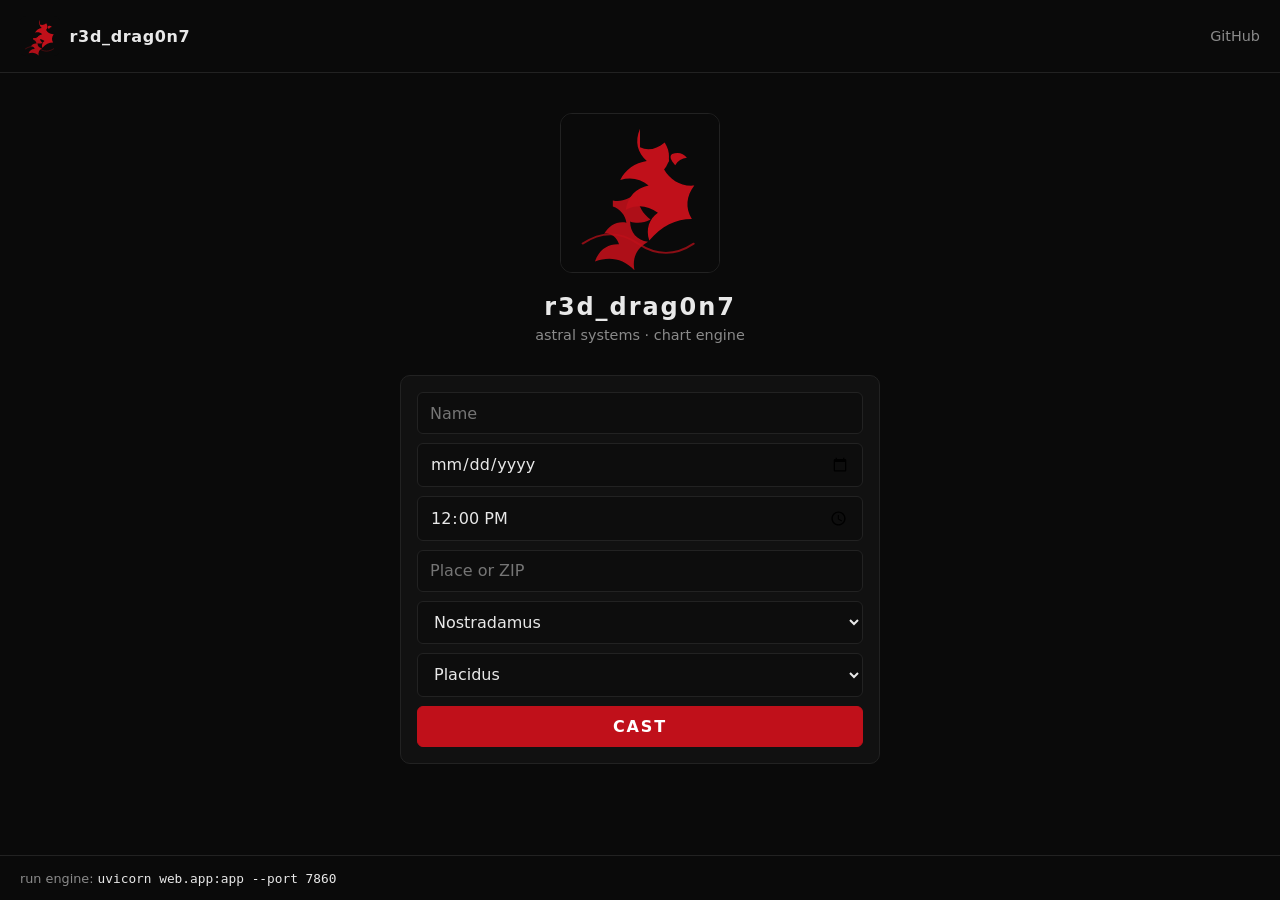
<file: index.html>
<!DOCTYPE html>
<html lang="en">
<head>
  <meta charset="utf-8" />
  <meta name="viewport" content="width=device-width, initial-scale=1" />
  <title>r3d_drag0n7</title>
  <meta name="description" content="Astral chart studio — minimal celestial engine." />
  <link rel="icon" href="dragon.svg" type="image/svg+xml" />
  <link rel="stylesheet" href="styles.css" />
</head>
<body>
  <header class="top">
    <a class="logo" href="/">
      <img src="dragon.svg" width="40" height="40" alt="" />
      <span>r3d_drag0n7</span>
    </a>
    <a class="gh" href="https://github.com/wifiknight45/r3d_drag0n7">GitHub</a>
  </header>

  <main>
    <section class="hero">
      <img class="mark" src="dragon.svg" width="160" height="160" alt="Dragon mark" />
      <h1>r3d_drag0n7</h1>
      <p class="tag">astral systems · chart engine</p>
    </section>

    <section class="cast">
      <form id="chartForm">
        <input name="name" placeholder="Name" autocomplete="name" />
        <input name="date" type="date" required />
        <input name="time" type="time" value="12:00" required />
        <input name="place" placeholder="Place or ZIP" required />
        <select name="mode">
          <option>Nostradamus</option>
          <option>Ptolemy</option>
          <option>Paranoid</option>
        </select>
        <select name="houses">
          <option>Placidus</option>
          <option>Whole Sign</option>
          <option>Equal</option>
          <option>Porphyry</option>
          <option>Campanus</option>
        </select>
        <button type="submit">cast</button>
      </form>
      <pre id="out" hidden></pre>
    </section>
  </main>

  <footer>
    <span>run engine: <code>uvicorn web.app:app --port 7860</code></span>
  </footer>
  <script src="app.js"></script>
</body>
</html>
</file>
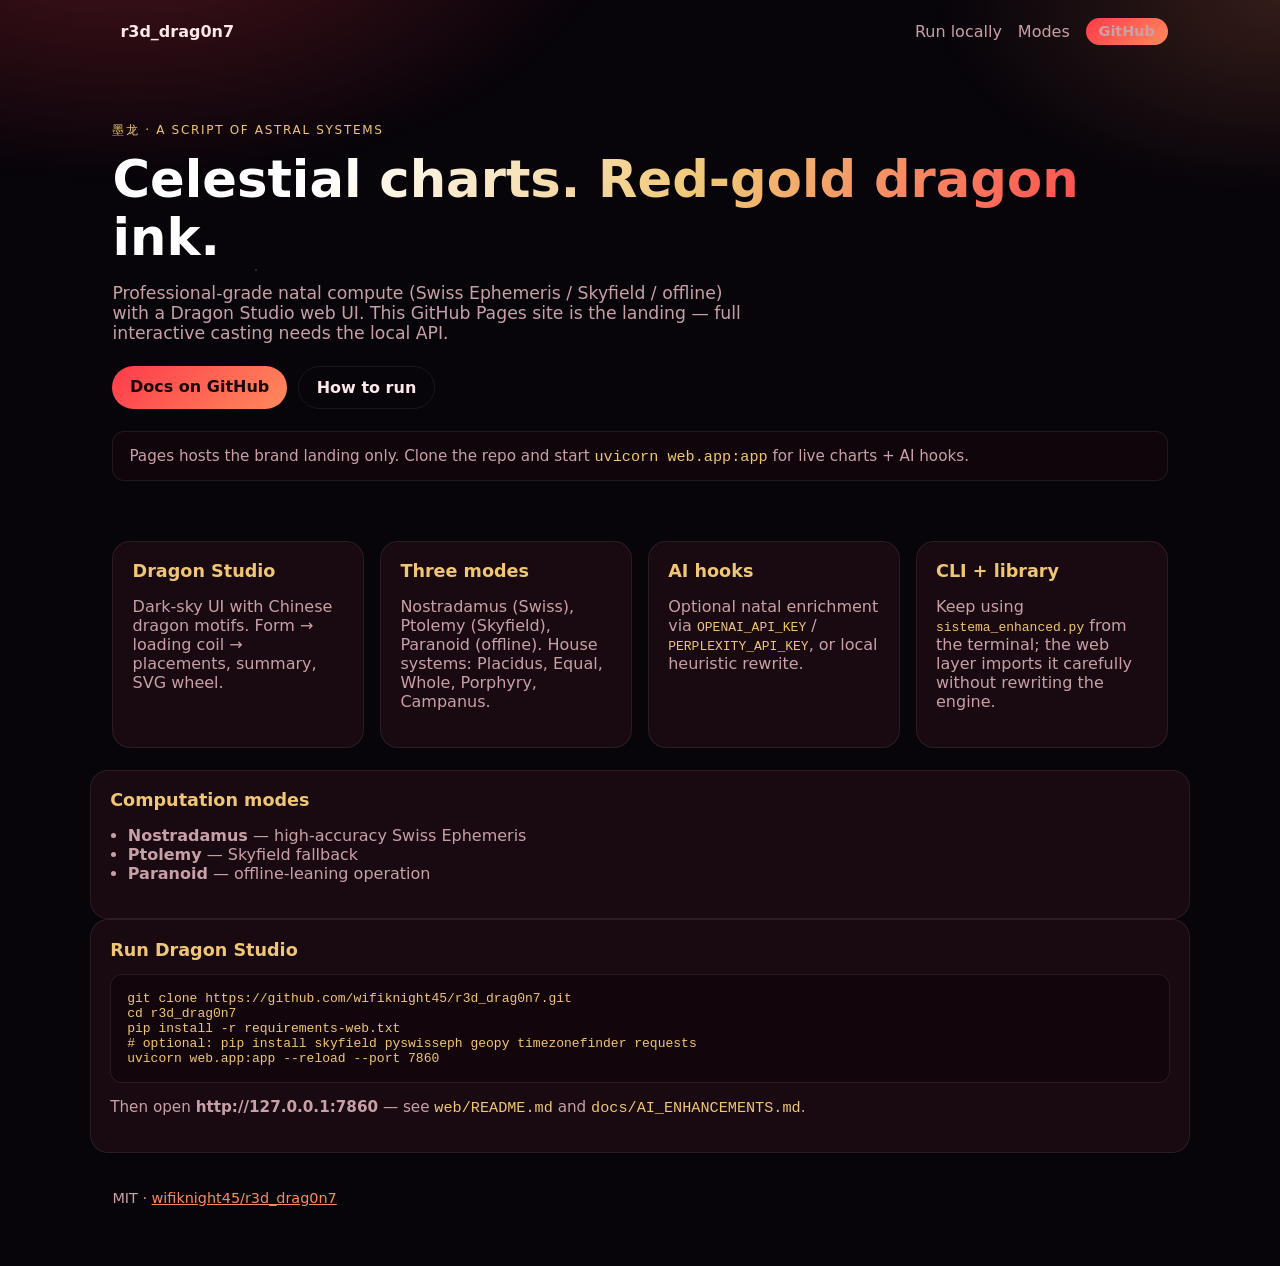
<file: pages-landing/index.html>
<!DOCTYPE html>
<html lang="en">
<head>
  <meta charset="utf-8" />
  <meta name="viewport" content="width=device-width, initial-scale=1" />
  <title>r3d_drag0n7 — Astral Dragon</title>
  <meta name="description" content="Celestial Chinese-dragon birth charts. Run the local API for full compute." />
  <link rel="stylesheet" href="styles.css" />
</head>
<body>
  <div class="sky" aria-hidden="true"><div class="stars"></div><div class="nebula"></div></div>
  <header class="nav">
    <div class="brand"><span class="glyph"></span> r3d_drag0n7</div>
    <nav>
      <a href="#run">Run locally</a>
      <a href="#modes">Modes</a>
      <a class="btn btn-small" href="https://github.com/wifiknight45/r3d_drag0n7">GitHub</a>
    </nav>
  </header>
  <main>
    <section class="hero">
      <p class="eyebrow">墨龙 · a script of astral systems</p>
      <h1>Celestial charts. Red-gold dragon ink.</h1>
      <p class="lede">
        Professional-grade natal compute (Swiss Ephemeris / Skyfield / offline) with a Dragon Studio web UI.
        This GitHub Pages site is the landing — full interactive casting needs the local API.
      </p>
      <div class="cta-row">
        <a class="btn" href="https://github.com/wifiknight45/r3d_drag0n7#readme">Docs on GitHub</a>
        <a class="btn btn-ghost" href="#run">How to run</a>
      </div>
      <p class="note banner">Pages hosts the brand landing only. Clone the repo and start <code>uvicorn web.app:app</code> for live charts + AI hooks.</p>
    </section>

    <section class="grid">
      <article><h2>Dragon Studio</h2><p>Dark-sky UI with Chinese dragon motifs. Form → loading coil → placements, summary, SVG wheel.</p></article>
      <article><h2>Three modes</h2><p>Nostradamus (Swiss), Ptolemy (Skyfield), Paranoid (offline). House systems: Placidus, Equal, Whole, Porphyry, Campanus.</p></article>
      <article><h2>AI hooks</h2><p>Optional natal enrichment via <code>OPENAI_API_KEY</code> / <code>PERPLEXITY_API_KEY</code>, or local heuristic rewrite.</p></article>
      <article><h2>CLI + library</h2><p>Keep using <code>sistema_enhanced.py</code> from the terminal; the web layer imports it carefully without rewriting the engine.</p></article>
    </section>

    <section id="modes" class="panel">
      <h2>Computation modes</h2>
      <ul class="modes">
        <li><strong>Nostradamus</strong> — high-accuracy Swiss Ephemeris</li>
        <li><strong>Ptolemy</strong> — Skyfield fallback</li>
        <li><strong>Paranoid</strong> — offline-leaning operation</li>
      </ul>
    </section>

    <section id="run" class="panel">
      <h2>Run Dragon Studio</h2>
      <pre><code>git clone https://github.com/wifiknight45/r3d_drag0n7.git
cd r3d_drag0n7
pip install -r requirements-web.txt
# optional: pip install skyfield pyswisseph geopy timezonefinder requests
uvicorn web.app:app --reload --port 7860</code></pre>
      <p class="note">Then open <strong>http://127.0.0.1:7860</strong> — see <code>web/README.md</code> and <code>docs/AI_ENHANCEMENTS.md</code>.</p>
    </section>
  </main>
  <footer>
    <p>MIT · <a href="https://github.com/wifiknight45/r3d_drag0n7">wifiknight45/r3d_drag0n7</a></p>
  </footer>
</body>
</html>
</file>
<file: styles.css>
:root {
  --bg: #0a0a0a;
  --fg: #e8e8e8;
  --muted: #8a8a8a;
  --red: #c0101a;
  --panel: #111;
  --line: #222;
  font-family: ui-sans-serif, system-ui, -apple-system, Segoe UI, sans-serif;
}
* { box-sizing: border-box; }
body {
  margin: 0;
  min-height: 100vh;
  background: var(--bg);
  color: var(--fg);
  display: flex;
  flex-direction: column;
}
a { color: var(--red); text-decoration: none; }
.top {
  display: flex;
  justify-content: space-between;
  align-items: center;
  padding: 1rem 1.25rem;
  border-bottom: 1px solid var(--line);
}
.logo { display: flex; align-items: center; gap: 0.6rem; color: var(--fg); font-weight: 700; letter-spacing: 0.04em; }
.logo img { border-radius: 6px; }
.gh { color: var(--muted); font-size: 0.9rem; }
.gh:hover { color: var(--red); }
main { flex: 1; width: min(520px, 100%); margin: 0 auto; padding: 2.5rem 1.25rem 3rem; }
.hero { text-align: center; margin-bottom: 2rem; }
.mark {
  border-radius: 12px;
  border: 1px solid var(--line);
  margin-bottom: 1rem;
}
h1 {
  margin: 0;
  font-size: 1.5rem;
  font-weight: 700;
  letter-spacing: 0.08em;
  text-transform: lowercase;
}
.tag { margin: 0.4rem 0 0; color: var(--muted); font-size: 0.9rem; }
.cast {
  background: var(--panel);
  border: 1px solid var(--line);
  border-radius: 10px;
  padding: 1rem;
}
form { display: grid; gap: 0.55rem; }
input, select, button {
  width: 100%;
  border-radius: 6px;
  border: 1px solid var(--line);
  background: #0d0d0d;
  color: var(--fg);
  padding: 0.65rem 0.75rem;
  font: inherit;
}
input:focus, select:focus { outline: 1px solid var(--red); border-color: var(--red); }
button {
  background: var(--red);
  border-color: var(--red);
  color: #fff;
  font-weight: 700;
  letter-spacing: 0.12em;
  text-transform: uppercase;
  cursor: pointer;
}
button:hover { filter: brightness(1.08); }
#out {
  margin: 0.9rem 0 0;
  padding: 0.75rem;
  background: #0d0d0d;
  border: 1px solid var(--line);
  border-radius: 6px;
  overflow: auto;
  font-size: 0.78rem;
  color: var(--muted);
  max-height: 320px;
}
footer {
  border-top: 1px solid var(--line);
  padding: 0.9rem 1.25rem;
  color: var(--muted);
  font-size: 0.8rem;
}
code { color: var(--fg); }
</file>
<file: pages-landing/styles.css>
:root {
  --bg: #07040a; --panel: rgba(28, 12, 18, 0.88); --text: #ffe8e8; --muted: #c9a0a8;
  --accent: #ff3b4a; --accent2: #ff8a5c; --gold: #f0c674; --line: rgba(255,255,255,0.08);
  --radius: 18px; font-family: "Segoe UI", "PingFang SC", system-ui, sans-serif;
}
* { box-sizing: border-box; }
body {
  margin: 0; color: var(--text); min-height: 100vh;
  background: var(--bg);
}
.sky { position: fixed; inset: 0; pointer-events: none; z-index: 0; }
.stars {
  position: absolute; inset: 0; opacity: 0.5;
  background-image:
    radial-gradient(1px 1px at 20% 30%, #fff, transparent),
    radial-gradient(1px 1px at 70% 20%, #fff, transparent),
    radial-gradient(1.5px 1.5px at 40% 70%, #fff, transparent),
    radial-gradient(1px 1px at 85% 65%, #fff, transparent),
    radial-gradient(1px 1px at 10% 80%, #fff, transparent);
}
.nebula {
  position: absolute; inset: 0;
  background:
    radial-gradient(900px 500px at 10% -10%, rgba(255,59,74,0.28), transparent 55%),
    radial-gradient(700px 400px at 100% 0%, rgba(255,138,92,0.18), transparent 50%);
}
a { color: var(--accent2); }
.nav, main, footer { position: relative; z-index: 1; }
.nav {
  display: flex; justify-content: space-between; align-items: center;
  max-width: 1100px; margin: 0 auto; padding: 1.1rem 1.4rem; flex-wrap: wrap; gap: 0.75rem;
}
.brand { font-weight: 800; display: flex; gap: 0.5rem; align-items: center; }
.nav nav { display: flex; gap: 1rem; align-items: center; flex-wrap: wrap; }
.nav a { color: var(--muted); text-decoration: none; }
.hero, .grid, .panel, footer { max-width: 1100px; margin: 0 auto; padding: 1.4rem; }
.hero { padding-top: 3rem; }
.eyebrow { text-transform: uppercase; letter-spacing: 0.14em; font-size: 0.75rem; color: var(--gold); }
h1 {
  font-size: clamp(2rem, 4.5vw, 3.2rem); line-height: 1.12; margin: 0.4rem 0 1rem;
  background: linear-gradient(120deg, #fff 20%, var(--gold) 55%, var(--accent) 95%);
  -webkit-background-clip: text; background-clip: text; color: transparent;
}
.lede { color: var(--muted); max-width: 40rem; font-size: 1.08rem; }
.cta-row { display: flex; gap: 0.7rem; flex-wrap: wrap; margin-top: 1.4rem; }
.btn {
  display: inline-block; text-decoration: none; font-weight: 700; color: #1a0508;
  background: linear-gradient(135deg, var(--accent), var(--accent2));
  padding: 0.7rem 1.1rem; border-radius: 999px;
}
.btn-ghost { background: transparent; color: var(--text); border: 1px solid var(--line); }
.btn-small { padding: 0.35rem 0.8rem; font-size: 0.9rem; }
.banner {
  margin-top: 1.4rem; padding: 0.9rem 1rem; border-radius: 12px;
  border: 1px solid var(--line); background: rgba(18,6,12,0.85); color: var(--muted);
}
.grid { display: grid; gap: 1rem; grid-template-columns: repeat(auto-fit, minmax(220px, 1fr)); }
.grid article, .panel {
  background: var(--panel); border: 1px solid var(--line); border-radius: var(--radius); padding: 1.2rem;
}
.grid h2, .panel h2 { margin-top: 0; font-size: 1.1rem; color: var(--gold); }
.grid p, .panel p, .modes { color: var(--muted); }
.modes { padding-left: 1.1rem; }
pre {
  background: #12060c; border: 1px solid var(--line); border-radius: 12px;
  padding: 1rem; overflow-x: auto; color: #ffd0d6;
}
code { color: var(--gold); }
.note { font-size: 0.95rem; }
footer { color: var(--muted); font-size: 0.9rem; padding-bottom: 3rem; }
@media (max-width: 640px) {
  .nav { flex-direction: column; align-items: flex-start; }
}
</file>
